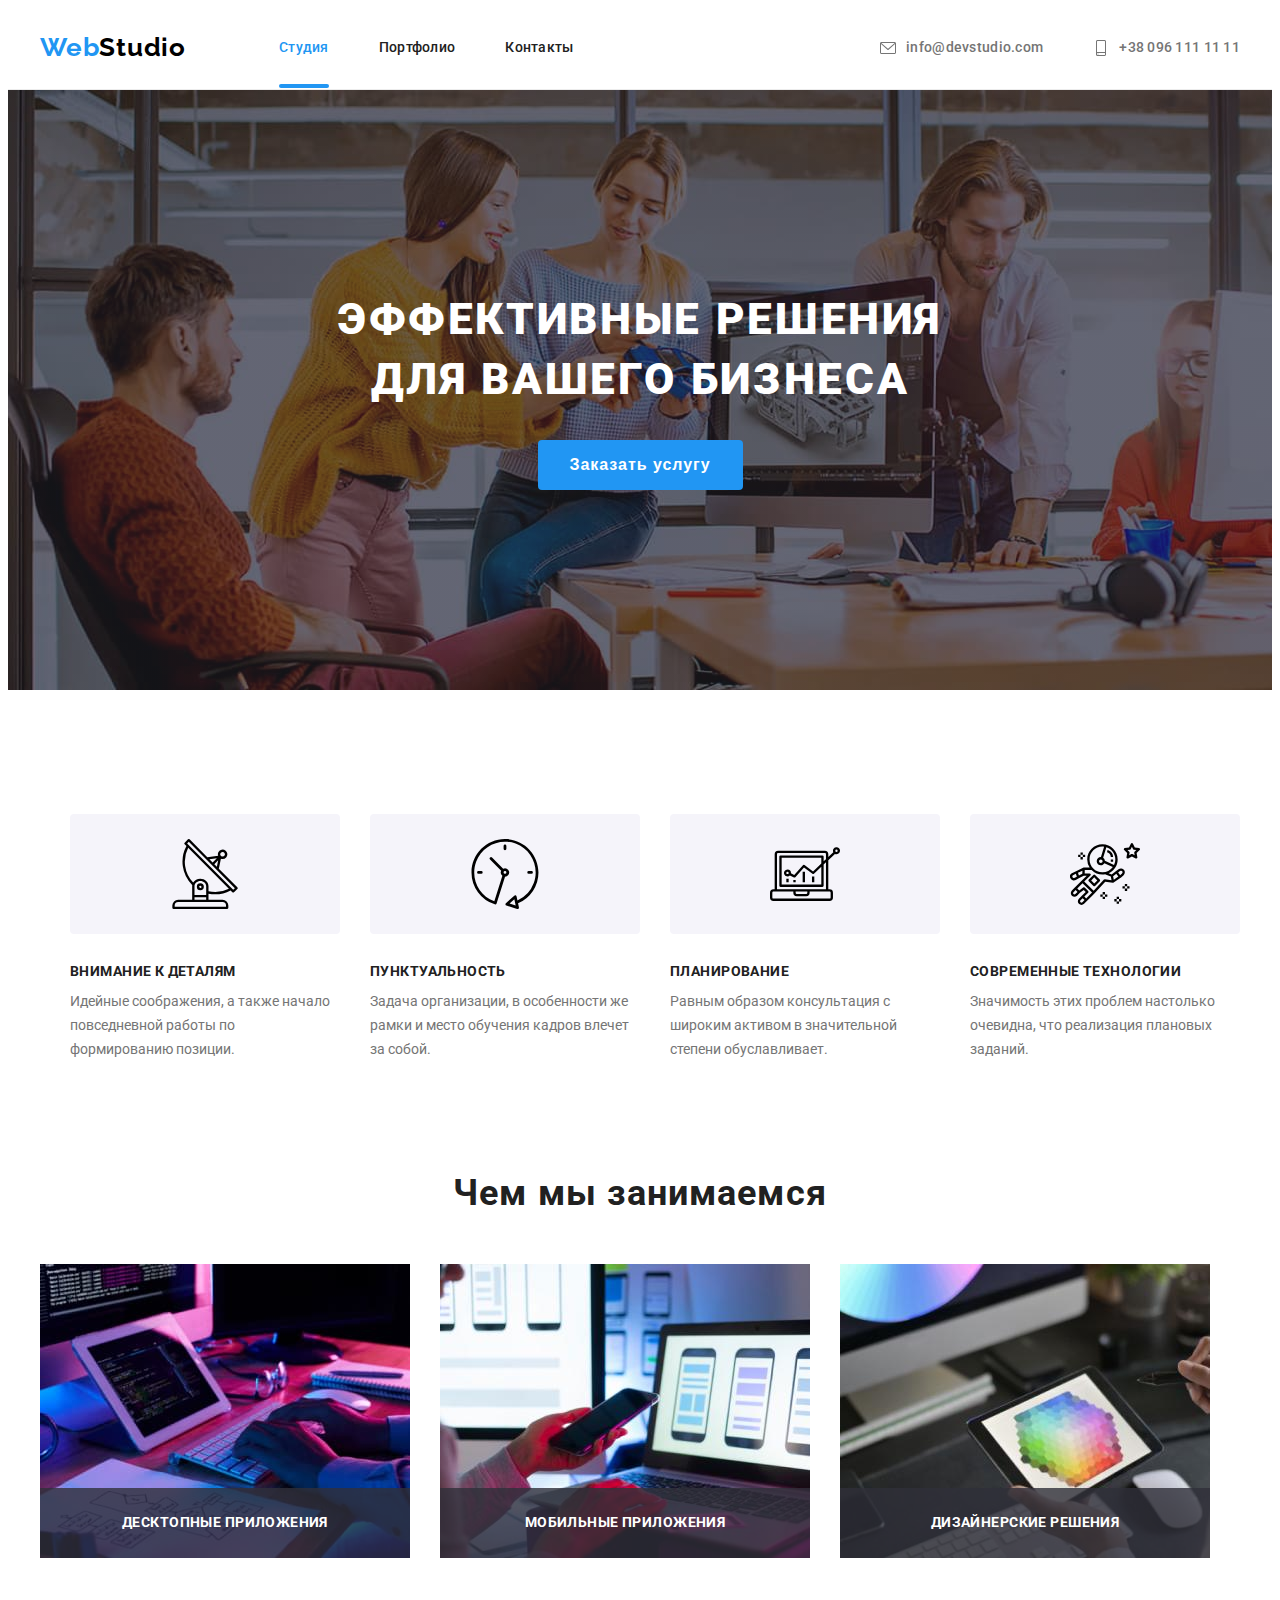
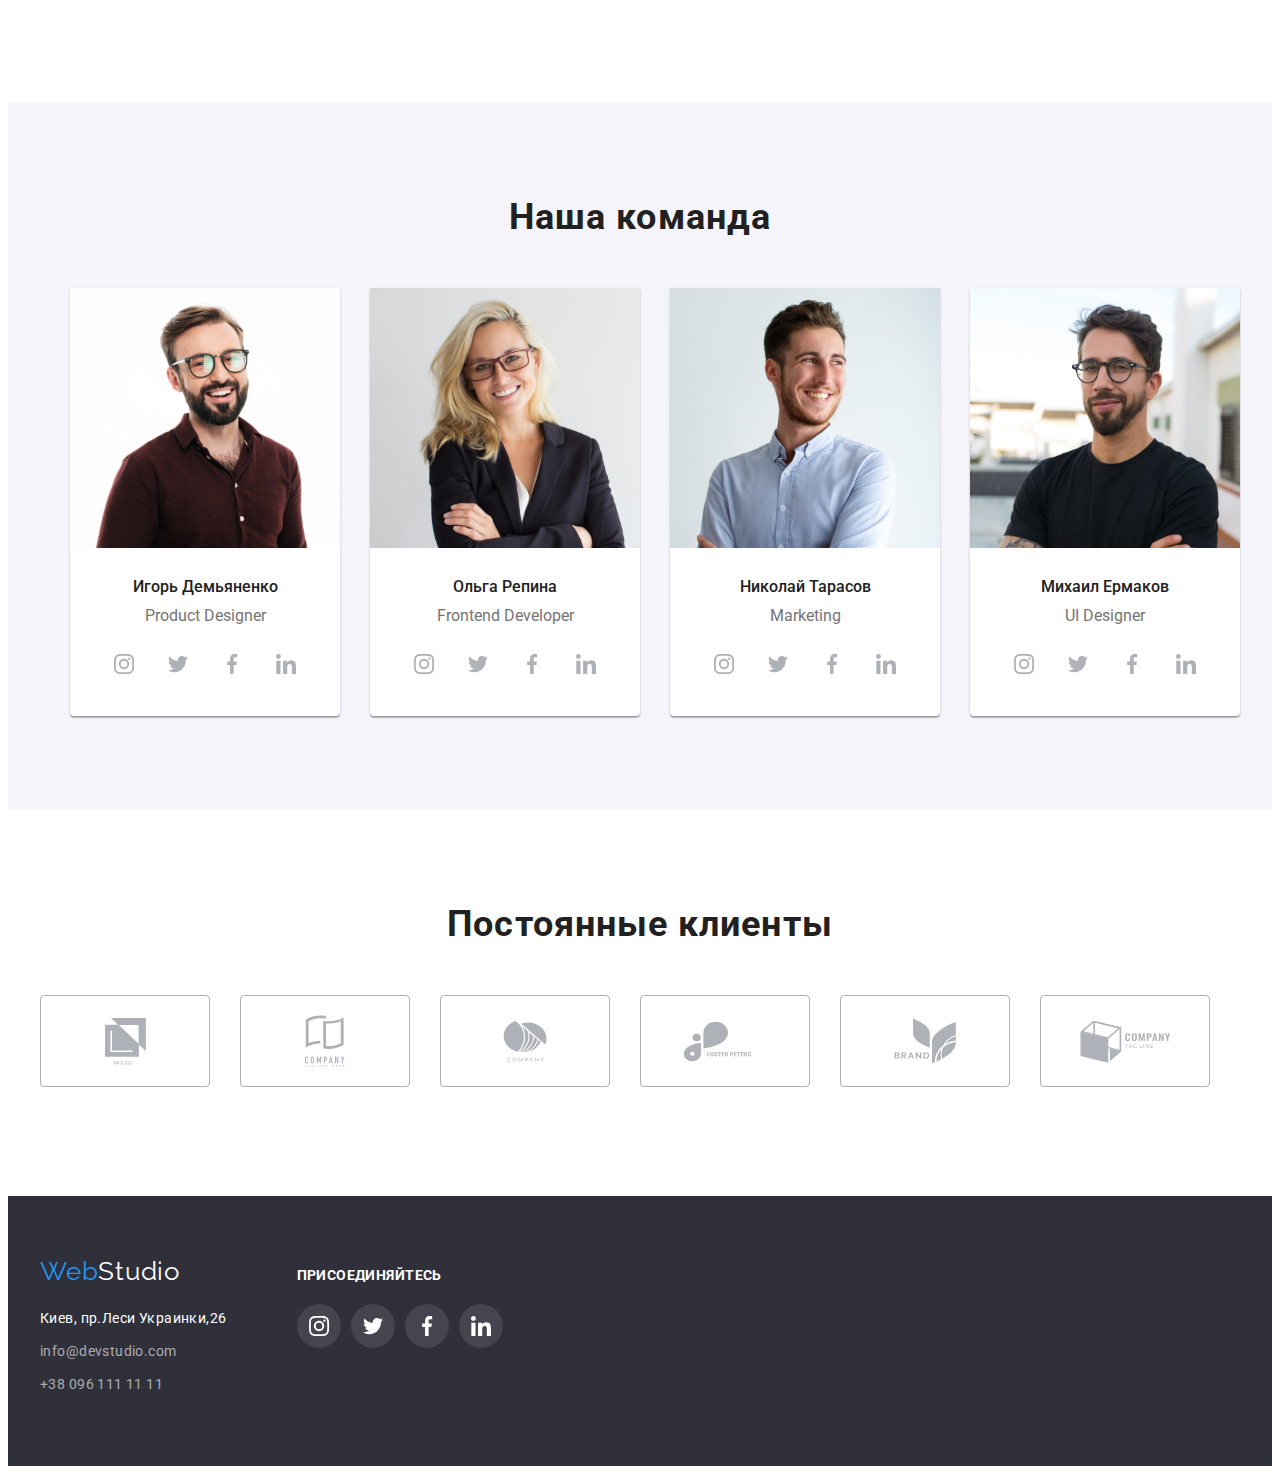
<file: index.html>
<!DOCTYPE html>
<html lang="ru">
<head>
    <meta charset="UTF-8">
    <meta http-equiv="X-UA-Compatible" content="IE=edge">
    <meta name="viewport" content="width=device-width, initial-scale=1.0">
    <link rel="preconnect" href="https://fonts.gstatic.com">
    <link href="https://fonts.googleapis.com/css2?family=Raleway:wght@700&family=Roboto:wght@400;500;700;900&display=swap" rel="stylesheet">
    <link rel="stylesheet" href="https://cdnjs.cloudflare.com/ajax/libs/modern-normalize/1.0.0/modern-normalize.min.css"
        integrity="sha512-ISS7cAi1PEhQ8jnbJpJZMd29NlhNj4AWYyLOSp2CE/CsHxTCu+r+t0D2yoJudVrd0/8fTVPUVDzY5Tvli75u/g=="
        crossorigin="anonymous" />
    <link rel="stylesheet" href="https://cdnjs.cloudflare.com/ajax/libs/animate.css/4.1.1/animate.min.css">
    <link rel="stylesheet" href="./css/styles.css">
   
    
    <title>Document</title>
    
</head>

<body>
    <!--шапка-->

    <header class="page-header">
      <div class="container"> 
          <div class="header-flex">
      <nav class="site-nav">
          <a href="./index.html" class="logo"><span class="weblogo">Web</span>Studio</a>
     <ul class="site-list">
        <li class="nav-list-item"><a href="" class="link current">Студия</a></li>
        <li class="nav-list-item"><a href="./portfolio.html" class="link">Портфолио</a></li>
         <li class="nav-list-item"><a href="#" class="link">Контакты</a></li>
     </ul> 
    </nav>

    <!--контакты-->

    <ul class="site-list-contacts">
        
        <li class="list-item">
            <li class="list-item">
                <a href="mailto:info@devstudio.com" class="contacts"><svg class="icon-envelope">
                  <use href="./images/image.svg/sprite.svg#icon-envelope">
                  </use>
              </svg>
              info@devstudio.com
          </a>
      </li>
              <li class="list-item">
                <a href="tel:+380961111111" class="contacts"><svg class="icon-smartphone">
                  <use href="./images/image.svg/sprite.svg#icon-smartphone">
                  </use>
              </svg>+38 096 111 11 11</a>
      </li>
           </ul>
          </div>
        </div>
              </header>
    
        <!--заказ услуги-->

     <main>
        <section class="hero">
                <h1>Эффективные решения <br> для вашего бизнеса</h1>
                <button type="button" class="button" data-modal-open>Заказать услугу</button>

                
                
        </section>
        
    
        <!--наши особенности-->

      <section class="section-features">
          <div class="container">
              <div class="features-flex">
                <h2 class="visually-hidden">Особенности</h2>
          <ul class="features-list"> 
                <li class="features-item">

                    <div class="icon-features">
                        <svg class="icon">
                            <use href="./images/image.svg/sprite.svg#icon-antenna">
                            </use>
                        </svg>
                    </div>

                  <h3 class="features-list title">Внимание к деталям</h3>
                  <p class="features-list text">Идейные соображения, а также начало повседневной работы по формированию позиции.</p>
              </li>

              <li class="features-item">
      
                <div class="icon-features">
                    <svg class="icon">
                        <use href="./images/image.svg/sprite.svg#icon-clock">
                        </use>
                    </svg>
                </div>

                  <h3 class="features-list title">Пунктуальность</h3>
                  <p class="features-list text">Задача организации, в особенности же рамки и место обучения кадров влечет за собой.</p>
              </li>

              <li class="features-item">

                <div class="icon-features">
                    <svg class="icon">
                        <use href="./images/image.svg/sprite.svg#icon-diagram">
                        </use>
                    </svg>
                </div>

                <h3 class="features-list title">Планирование</h3>
                <p class="features-list text">Равным образом консультация с широким активом в значительной степени обуславливает.</p>
            </li>

            <li class="features-item">
                
                <div class="icon-features">
                    <svg class="icon">
                        <use href="./images/image.svg/sprite.svg#icon-astronaut">
                        </use>
                    </svg>
                </div>

            
                <h3 class="features-list title">Современные технологии</h3>
                <p class="features-list text">Значимость этих проблем настолько очевидна, что реализация плановых заданий.</p>
            </li>
          </ul>
        </div>
        </div>
    
      </section>  

      <!--что мы делаем-->

      <section class="section-work">
          <div class="container">
              <div class="work-flex">
          <h2 class="section-title">Чем мы занимаемся</h2>
          <ul class="work-list">
              <li class="work-item"><img src="./images/what-we-do1.jpg" alt="чем мы занимаемся" width="370">
                <div class="work-description">
                    <h3 class="work-description-title">Десктопные приложения</h3>
                </div>
            </li>
              <li class="work-item"><img src="./images/what-we-do2.jpg" alt="чем мы занимаемся" width="370">
                <div class="work-description">
                    <h3 class="work-description-title">Мобильные приложения</h3>
                </div>
            </li>
              <li class="work-item"><img src="./images/what-we-do3.jpg" alt="чем мы занимаемся" width="370">
                <div class="work-description">
                    <h3 class="work-description-title">Дизайнерские решения</h3>
                </div>
            </li>
          </ul>
        </div>
    </div>
      </section>

      <!--наша команда-->

<section class="section-command">
    <div class="container">
          <h3 class="section-title">Наша команда</h3>

    <ul class="command-list">
            <li class="command-list-item"><img src="./images/proddesign.jpg" alt="Игорь Демьяненко" width="270">
    <div class="item-card">
            <h3 class="title">Игорь Демьяненко</h3>
            <p class="text" lang="en">Product Designer</p>
            <ul class="flex-social">
                <li class="icon-item-command"><a href="https://www.instagram.com/" target="_blank"
                        rel="noreferrer noopener" class="icon-link-command"><svg class="icon-command">
                            <use href="./images/image.svg/sprite.svg#icon-instagram">
                            </use>
                        </svg>
                    </a>
                </li>
                <li class="icon-item-command"><a href="https://twitter.com/" target="_blank"
                        rel="noreferrer noopener" class="icon-link-command"><svg class="icon-command">
                            <use href="./images/image.svg/sprite.svg#icon-twitter">
                            </use>
                        </svg>
                    </a>
                </li>

                <li class="icon-item-command"><a href="https://www.facebook.com/" target="_blank"
                        rel="noreferrer noopener" class="icon-link-command"><svg class="icon-command">
                            <use href="./images/image.svg/sprite.svg#icon-facebook">
                            </use>
                        </svg>
                    </a>
                </li>

                <li class="icon-item-command"> <a href="https://www.linkedin.com/" target="_blank"
                        rel="noreferre noopener" class="icon-link-command"><svg class="icon-command">
                            <use href="./images/image.svg/sprite.svg#icon-linkedin">
                            </use>
                        </svg>
                    </a>
                </li>
            </ul>
        
    </div>
</li>

    
            <li class="command-list-item"><img src="./images/frontdev.jpg" alt="Ольга Репина" width="270">
        <div class="item-card">
            <h3 class="title">Ольга Репина</h3> 
            <p class="text" lang="en">Frontend Developer</p>

            <ul class="flex-social">
                <li class="icon-item-command"><a href="https://www.instagram.com/" target="_blank"
                        rel="noreferrer noopener" class="icon-link-command"><svg class="icon-command">
                            <use href="./images/image.svg/sprite.svg#icon-instagram">
                            </use>
                        </svg>
                    </a>
                </li>
                <li class="icon-item-command"><a href="https://twitter.com/" target="_blank"
                        rel="noreferrer noopener" class="icon-link-command"><svg class="icon-command">
                            <use href="./images/image.svg/sprite.svg#icon-twitter">
                            </use>
                        </svg>
                    </a>
                </li>

                <li class="icon-item-command"><a href="https://www.facebook.com/" target="_blank"
                        rel="noreferrer noopener" class="icon-link-command"><svg class="icon-command">
                            <use href="./images/image.svg/sprite.svg#icon-facebook">
                            </use>
                        </svg>
                    </a>
                </li>

                <li class="icon-item-command"> <a href="https://www.linkedin.com/" target="_blank"
                        rel="noreferre noopener" class="icon-link-command"><svg class="icon-command">
                            <use href="./images/image.svg/sprite.svg#icon-linkedin">
                            </use>
                        </svg>
                    </a>
                </li>
            </ul>
       
        </div>
    </li>

     
            <li class="command-list-item">
                <img src="./images/marketing.jpg" alt="Николай Тарасов" width="270">
        
        <div class="item-card">
                    <h3 class="title">Николай Тарасов</h3>
                    <p class="text" lang="en">Marketing</p>

                    <ul class="flex-social">
                        <li class="icon-item-command"><a href="https://www.instagram.com/" target="_blank"
                                rel="noreferrer noopener" class="icon-link-command"><svg class="icon-command">
                                    <use href="./images/image.svg/sprite.svg#icon-instagram">
                                    </use>
                                </svg>
                            </a>
                        </li>
                        <li class="icon-item-command"><a href="https://twitter.com/" target="_blank"
                                rel="noreferrer noopener" class="icon-link-command"><svg class="icon-command">
                                    <use href="./images/image.svg/sprite.svg#icon-twitter">
                                    </use>
                                </svg>
                            </a>
                        </li>
        
                        <li class="icon-item-command"><a href="https://www.facebook.com/" target="_blank"
                                rel="noreferrer noopener" class="icon-link-command"><svg class="icon-command">
                                    <use href="./images/image.svg/sprite.svg#icon-facebook">
                                    </use>
                                </svg>
                            </a>
                        </li>
        
                        <li class="icon-item-command"> <a href="https://www.linkedin.com/" target="_blank"
                                rel="noreferre noopener" class="icon-link-command"><svg class="icon-command">
                                    <use href="./images/image.svg/sprite.svg#icon-linkedin">
                                    </use>
                                </svg>
                            </a>
                        </li>
                    </ul>
           
        </div>
    </li>         
         
            <li class="command-list-item"><img src="./images/uidesign.jpg" alt="Михаил Ермаков" width="270">
        <div class="item-card">        
            <h3 class="title">Михаил Ермаков</h3>
            <p class="text" lang="en">UI Designer</p>

            <ul class="flex-social">
                <li class="icon-item-command"><a href="https://www.instagram.com/" target="_blank"
                        rel="noreferrer noopener" class="icon-link-command"><svg class="icon-command">
                            <use href="./images/image.svg/sprite.svg#icon-instagram">
                            </use>
                        </svg>
                    </a>
                </li>

                <li class="icon-item-command"><a href="https://twitter.com/" target="_blank"
                        rel="noreferrer noopener" class="icon-link-command"><svg class="icon-command">
                            <use href="./images/image.svg/sprite.svg#icon-twitter">
                            </use>
                        </svg>
                    </a>
                </li>

                <li class="icon-item-command"><a href="https://www.facebook.com/" target="_blank"
                        rel="noreferrer noopener" class="icon-link-command"><svg class="icon-command">
                            <use href="./images/image.svg/sprite.svg#icon-facebook">
                            </use>
                        </svg>
                    </a>
                </li>

                <li class="icon-item-command"> <a href="https://www.linkedin.com/" target="_blank"
                        rel="noreferre noopener" class="icon-link-command"><svg class="icon-command">
                            <use href="./images/image.svg/sprite.svg#icon-linkedin">
                            </use>
                        </svg>
                    </a>
                </li>
            </ul> 
        </div>
    </li> 

          </ul>
        </div>
     </section>
      
     <!--клиенты-->

      <section class="section-clients">
          <div class="container">
              <h2 class="clients-title">Постоянные клиенты</h2>
              <ul class="clients-list">
                <li class="clients-item"><a href="" class="icon-clients-link">
                        <svg class="icon-clients" width="41px" height="57px">
                            <use href="./images/image.svg/sprite.svg#icon-group1">
                            </use>
                        </svg>
                    </a>
                  </li>
                  <li class="clients-item"><a href="" class="icon-clients-link">
                    <svg class="icon-clients" width="40px" height="52px">
                        <use href="./images/image.svg/sprite.svg#icon-group2">
                        </use>
                    </svg>
                </a>
            </li>
            <li class="clients-item"><a href="" class="icon-clients-link">
                    <svg class="icon-clients" width="44px" height="42px">
                        <use href="./images/image.svg/sprite.svg#icon-group3">
                        </use>
                    </svg>
                </a>
            </li>
            <li class="clients-item"><a href="" class="icon-clients-link">
                    <svg class="icon-clients" width="85px" height="41px">
                        <use href="./images/image.svg/sprite.svg#icon-group4">

                        </use>
                    </svg>
                </a>
            </li>
            <li class="clients-item"><a href="" class="icon-clients-link">
                    <svg class="icon-clients" width="63px" height="46px">
                        <use href="./images/image.svg/sprite.svg#icon-group5">
                        </use>
                    </svg></a>
            </li>
            <li class="clients-item"><a href="" class="icon-clients-link">
                    <svg class="icon-clients" width="93px" height="43px">
                        <use href="./images/image.svg/sprite.svg#icon-group6">
                        </use>
                    </svg>
                </a>
            </li>
        </ul>
    </div>
</section>
</main>
      

      <!--контакты-->

      <footer class="footer">
          <div class="container">
            <div class="footer-container">
                <div>
        <a href="./index.html" class="logo-footer"><span class="weblogo-footer">Web</span>Studio</a>
        <address class="adress">
        <ul class="adress-list">
            <li class="adress-list-item">
                <a class="link-adress" href="https://goo.gl/maps/pRNmyosQi3SvcgHM6" target="_blank" rel="noopener noreferrer">Киев, пр.Леси Украинки,26 </a> 
            <li class="adress-list-item">
                <a href="mailto:info@devstudio.com" class="contacts-info">info@devstudio.com</a>  
            </li>  
            <li class="adress-list-item">
                <a href="tel:+380961111111" class="contacts-info">+38 096 111 11 11</a>  
            </li>  
         </ul>
        </address>
    </div>
 
    

    <div class="social-section">
        <p class="social-title">присоединяйтесь</p>
        <ul class="social-footer-list">
            <li class="icon-item-footer"><a href="https://www.instagram.com/" target="_blank"
                    rel="noreferrer noopener" class="footer-link-social"><svg class="icon-footer">
                        <use href="./images/image.svg/sprite.svg#icon-instagram">
                        </use>
                    </svg>
                </a>
            </li>

            <li class="icon-item-footer"><a href="https://twitter.com/" target="_blank"
                    rel="noreferrer noopener" class="footer-link-social"><svg class="icon-footer">
                        <use href="./images/image.svg/sprite.svg#icon-twitter">
                        </use>
                    </svg>
                </a>
            </li>

            <li class="icon-item-footer"><a href="https://www.facebook.com/" target="_blank"
                    rel="noreferrer noopener" class="footer-link-social"><svg class="icon-footer">
                        <use href="./images/image.svg/sprite.svg#icon-facebook">
                        </use>
                    </svg>
                </a>
            </li>

            <li class="icon-item-footer"><a href="https://www.linkedin.com/" target="_blank"
                    rel="noreferrer noopener" class="footer-link-social"><svg class="icon-footer">
                        <use href="./images/image.svg/sprite.svg#icon-linkedin">
                        </use>
                    </svg>
                </a>
            </li>
        </ul>
    </div>
</div>
</div>

</footer>

<div class="backdrop is-hidden" data-modal>
    <div class="modal">
        <div class="modal-container">
            <button type="button" class="modal-link-close" data-modal-close>
                <svg class="modal-icon">
                    <use href="./images/image.svg/sprite.svg#icon-closeblack">
                    </use>
                    
                </svg></button>
        </div>
    </div>
</div>
<script src="./js/modal.js"></script>
</body>
</html>
</file>
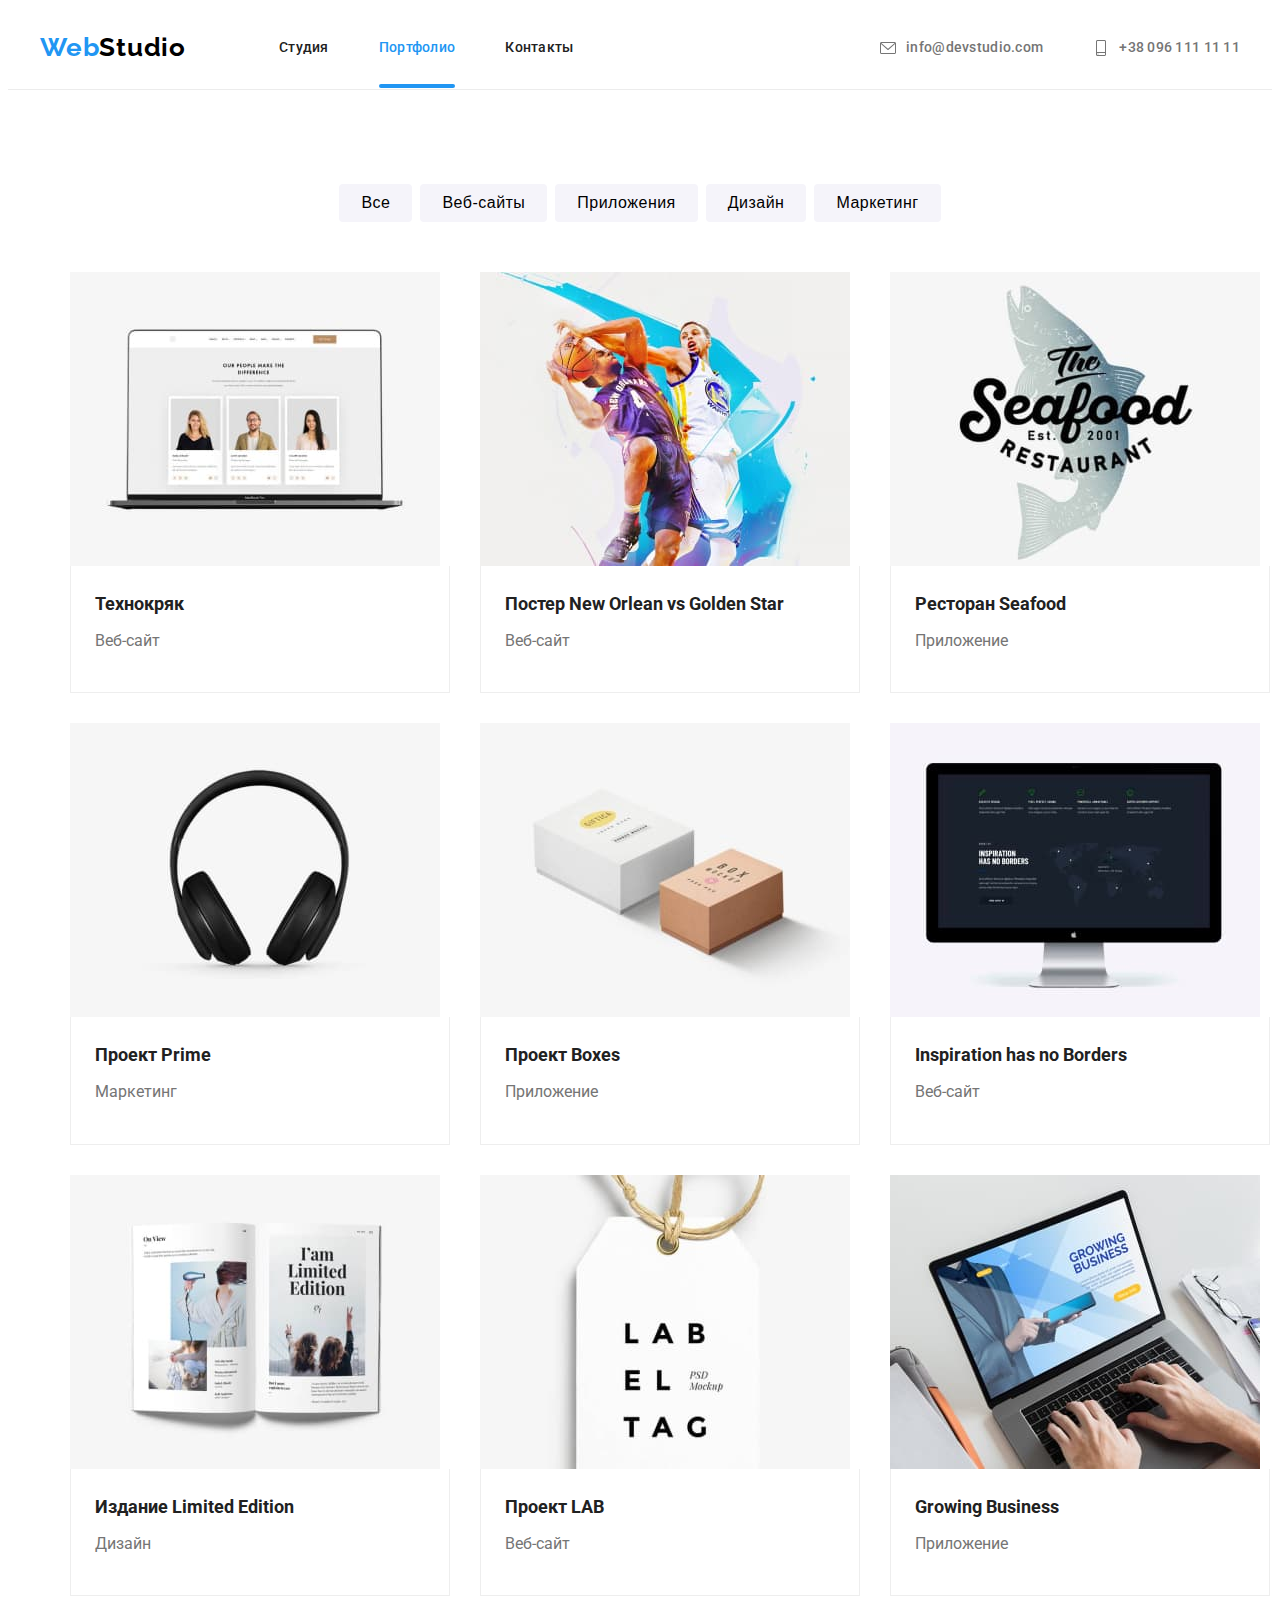
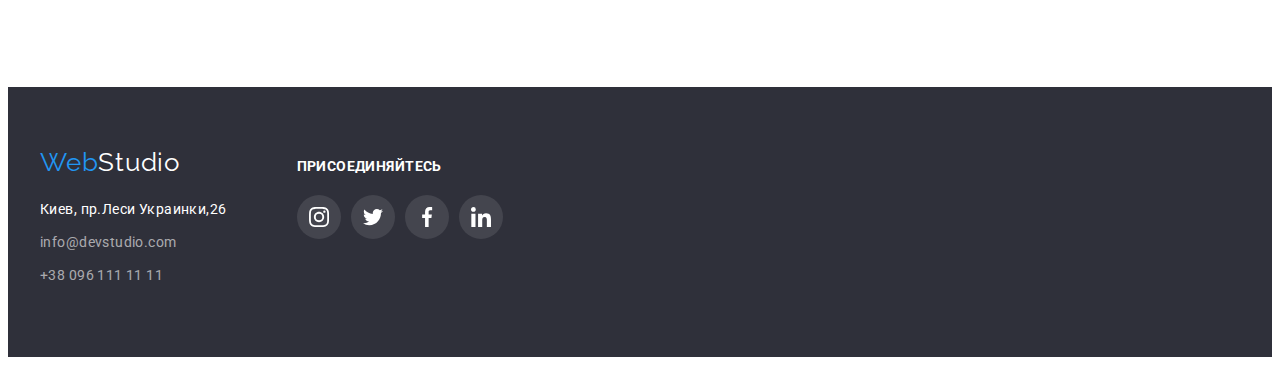
<file: portfolio.html>
<!DOCTYPE html>
<html lang="ru">
<head>
    <meta charset="UTF-8">
    <meta http-equiv="X-UA-Compatible" content="IE=edge">
    <meta name="viewport" content="width=device-width, initial-scale=1.0">
    <link rel="preconnect" href="https://fonts.gstatic.com">
    <link href="https://fonts.googleapis.com/css2?family=Raleway:wght@700&family=Roboto:wght@400;500;700;900&display=swap" rel="stylesheet">
    <link rel="stylesheet" href="https://cdnjs.cloudflare.com/ajax/libs/modern-normalize/1.0.0/modern-normalize.min.css"
        integrity="sha512-ISS7cAi1PEhQ8jnbJpJZMd29NlhNj4AWYyLOSp2CE/CsHxTCu+r+t0D2yoJudVrd0/8fTVPUVDzY5Tvli75u/g=="
        crossorigin="anonymous" />
    <link rel="stylesheet" href="./css/styles.css">
    <title>Рortfolio</title>
    
</head>
<body>

    <!--шапка-->

    <header class="page-header">
      <div class="container">
        <div class="header-flex">
        <nav class="site-nav">
            <a href="./index.html" class="logo"><span class="weblogo">Web</span>Studio</a>
       <ul class="site-list">
        <li class="nav-list-item"><a href="./index.html" class="link">Студия</a></li>
        <li class="nav-list-item"><a href="" class="link current">Портфолио</a></li>
        <li class="nav-list-item"><a href="#" class="link">Контакты</a></li>
       </ul> 
      </nav>
  
      <!--контакты-->
  
      <ul class="site-list-contacts">
        <li class="list-item">
          <a href="mailto:info@devstudio.com" class="contacts"><svg class="icon-envelope">
            <use href="./images/image.svg/sprite.svg#icon-envelope">
            </use>
        </svg>
        info@devstudio.com
    </a>
</li>
        <li class="list-item">
          <a href="tel:+380961111111" class="contacts"><svg class="icon-smartphone">
            <use href="./images/image.svg/sprite.svg#icon-smartphone">
            </use>
        </svg>+38 096 111 11 11</a>
</li>
     </ul>
    </div>
  </div>
        </header>

          <!-- main -->
          <main> 
          <section class="section-portfolio">
        <div class="container">
          
           <h1 hidden>Портфолио</h1> 

           <ul class="intro-options">
               
               <li class="intro-button-list"><button class="intro-button" type="button">Все</button></li>

               <li class="intro-button-list"><button class="intro-button" type="button">Веб-сайты</button></li>

               <li class="intro-button-list"><button class="intro-button" type="button">Приложения</button></li>

               <li class="intro-button-list"><button class="intro-button" type="button">Дизайн</button></li>

               <li class="intro-button-list"><button class="intro-button" type="button">Маркетинг</button></li>
             </ul> 
           

      <!--меню-->
      
          <!--<h2>Портфолио 2</h2>-->
          <h2 class="visually-hidden">Портфолио</h2>

        <ul class="portfolio-list"> 
            <li class="portfolio-list-item">

        <a href="" class="portfolio-link">
          <div class="img-section"><img src="./images/img-our-people-1.jpg" width="370" height="294"
            alt="Веб-сайт">
        <p class="portfolio-description">Технокряк это современная площадка распространения
            коронавируса. Компании используют эту платформу для цифрового
            шпионажа и атак на защищённые сервера конкурентов.</p>
    </div>
        
                <div class="portfolio-card">
            <h2 class="portfolio-title">Технокряк</h2>
            <p class="portfolio-explanation text">Веб-сайт</p>
        </div>
        </a>
           </li>
       
          <li class="portfolio-list-item">

          <a href="" class="portfolio-link">
            <div class="img-section">
              <img src="./images/img-basketball-2.jpg" width="370" height="294" alt="Дизайн">
              <p class="portfolio-description">Технокряк это современная площадка распространения
                  коронавируса. Компании используют эту платформу для цифрового
                  шпионажа и атак на защищённые сервера конкурентов.</p>
          </div>
        <div class="portfolio-card">
          <h2 class="portfolio-title">Постер New Orlean vs Golden Star</h2> 
          <p class="portfolio-explanation text">Веб-сайт</p>
        </div>
      </a> 
          </li>
  
          <li class="portfolio-list-item">

          <a href="" class="portfolio-link">
            <div class="img-section">
              <img src="./images/img-seafood-3.jpg" width="370" height="294" alt="Дизайн">
              <p class="portfolio-description">Технокряк это современная площадка распространения
                  коронавируса. Компании используют эту платформу для цифрового
                  шпионажа и атак на защищённые сервера конкурентов.</p>
          </div>
             
              <div class="portfolio-card">
         <h2 class="portfolio-title">Ресторан Seafood</h2> 
         <p class="portfolio-explanation text">Приложение</p>
        </div>
      </a>
         </li>

 
       <li class="portfolio-list-item">

        <a href="" class="portfolio-link">
          <div class="img-section">
            <img src="./images/img-airphones-4.jpg" width="370" height="294" alt="Дизайн">
            <p class="portfolio-description">Технокряк это современная площадка распространения
                коронавируса. Компании используют эту платформу для цифрового
                шпионажа и атак на защищённые сервера конкурентов.</p>
        </div>
          
      <div class="portfolio-card">
            <h2 class="portfolio-title">Проект Prime</h2>
            <p class="portfolio-explanation text">Маркетинг</p>
      </div>
    </a>
       </li>


     <li class="portfolio-list-item">
      <a href="" class="portfolio-link">
        <div class="img-section">
          <img src="./images/img-boxes-5.jpg" width="370" height="294" alt="Дизайн">
          <p class="portfolio-description">Технокряк это современная площадка распространения
              коронавируса. Компании используют эту платформу для цифрового
              шпионажа и атак на защищённые сервера конкурентов.</p>
      </div>
        
      <div class="portfolio-card">
            <h2 class="portfolio-title">Проект Boxes</h2>
            <p class="portfolio-explanation text">Приложение</p>
      </div>
    </a>
    </li>


     <li class="portfolio-list-item">

      <a href="" class="portfolio-link">
        <div class="img-section">
          <img src="./images/img-comp-6.jpg" width="370" height="294" alt="Дизайн">
          <p class="portfolio-description">Технокряк это современная площадка распространения
              коронавируса. Компании используют эту платформу для цифрового
              шпионажа и атак на защищённые сервера конкурентов.</p>
      </div>
        
    <div class="portfolio-card">
       <h2 class="portfolio-title">Inspiration has no Borders</h2>
       <p class="portfolio-explanation text">Веб-сайт</p>
      </div>
    </a>
      </li>

    <li class="portfolio-list-item">
      <a href="" class="portfolio-link">
        <div class="img-section">
          <img src="./images/img-magazine-7.jpg" width="370" height="294" alt="Дизайн">
          <p class="portfolio-description">Технокряк это современная площадка распространения
              коронавируса. Компании используют эту платформу для цифрового
              шпионажа и атак на защищённые сервера конкурентов.</p>
      </div>
        
           <div class="portfolio-card">
    <h2 class="portfolio-title">Издание Limited Edition</h2>
    <p class="portfolio-explanation text">Дизайн</p>
  </div>
</a>
    </li>

  <li class="portfolio-list-item">
    <a href="" class="portfolio-link">
      <div class="img-section">
        <img src="./images/img-name-8.jpg" width="370" height="294" alt="Дизайн">
        <p class="portfolio-description">Технокряк это современная площадка распространения
            коронавируса. Компании используют эту платформу для цифрового
            шпионажа и атак на защищённые сервера конкурентов.</p>
    </div>
      
      <div class="portfolio-card">
    <h2 class="portfolio-title">Проект LAB</h2>
    <p class="portfolio-explanation text">Веб-сайт</p>
</div>
</a>
  </li>

<li class="portfolio-list-item">
  <a href="" class="portfolio-link">
    <div class="img-section">
      <img src="./images/img-laptop-9.jpg" width="370" height="294" alt="Дизайн">
      <p class="portfolio-description">Технокряк это современная площадка распространения
          коронавируса. Компании используют эту платформу для цифрового
          шпионажа и атак на защищённые сервера конкурентов.</p>
  </div>
    
<div class="portfolio-card">
<h2 class="portfolio-title">Growing Business</h2>
<p class="portfolio-explanation text">Приложение</p>
</div>
</a>
</li>
</ul>
</div>
</section>
</main>
 <!--контакты-->

 <footer class="footer">
  <div class="container">
     <div class="footer-container">
      <div>
         <a href="./index.html" class="logo-footer"><span class="weblogo-footer">Web</span>Studio</a>
    <address class="adress">
    <ul class="adress-list">
        <li class="adress-list-item">
            <a class="link-adress" href="https://goo.gl/maps/pRNmyosQi3SvcgHM6" target="_blank" rel="noopener noreferrer">Киев, пр.Леси Украинки,26</a> 
        <li class="adress-list-item">
            <a href="mailto:info@devstudio.com" class="contacts-info">info@devstudio.com</a>  
        </li>  
        <li class="adress-list-item">
            <a href="tel:+380961111111" class="contacts-info">+38 096 111 11 11</a>  
        </li>  
     </ul>
    </address>
  </div>
  
  <div class="social-section">
    <p class="social-title">присоединяйтесь</p>
    <ul class="social-footer-list">
        <li class="icon-item-footer"><a href="https://www.instagram.com/" target="_blank"
                rel="noreferrer noopener" class="footer-link-social"><svg class="icon-footer">
                    <use href="./images/image.svg/sprite.svg#icon-instagram">
                    </use>
                </svg>
            </a>
        </li>

        <li class="icon-item-footer"><a href="https://twitter.com/" target="_blank"
                rel="noreferrer noopener" class="footer-link-social"><svg class="icon-footer">
                    <use href="./images/image.svg/sprite.svg#icon-twitter">
                    </use>
                </svg>
              </a>
        </li>

        <li class="icon-item-footer"><a href="https://www.facebook.com/" target="_blank"
                rel="noreferrer noopener" class="footer-link-social"><svg class="icon-footer">
                    <use href="./images/image.svg/sprite.svg#icon-facebook">
                    </use>
                </svg>
              </a>
        </li>

        <li class="icon-item-footer"><a href="https://www.linkedin.com/" target="_blank"
                rel="noreferrer noopener" class="footer-link-social"><svg class="icon-footer">
                    <use href="./images/image.svg/sprite.svg#icon-linkedin">
                    </use>
                </svg>
              </a>
        </li>
    </ul>
</div>
</div>
  </div>
</footer>
          
    
</body>
</html>
</file>
<file: css/styles.css>
:root{
    --main-text-color:#757575; 
    --background-button-hero:#2196F3;
    --primary-white-color:#FFFFFF;
    --logo-black-color:#000000;
    --logo-blue-color:#2196F3;
    --title-black-color:#212121;
    --accent-text-color:#2196F3;
    --banner-color-background:#2F303A;
    --background-filters-color:#F5F4FA;
    --color-rgb-footer:rgba(255, 255, 255, 0.6);
    --backgroud-card-border:#EEEEEE;
    --icon-social-color:#AFB1B8;
    --color-box-shadow: 0px 4px 4px rgba(0, 0, 0, 0.15);
    --color-header-bottom:#ECECEC;
    --cubic-bezier:cubic-bezier(0.4, 0, 0.2, 1);
    --time-function:250ms;
}

body{
    font-family: Roboto, sans-serif ;
  }

  h1, h2, h3, h4, h5, h6, p{
      margin-top: 0;
      margin-bottom: 0;
  }

ul, ol{
    margin-top: 0;
    margin-bottom: 0;
    padding-left: 0;
    list-style: none;
}
 img{
     display: block;
     max-width: 100%;
     height: auto;
 }

 a{
     text-decoration: none;
 }
 


 /* ====== VISUALLY HIDDEN ====== */

 .visually-hidden{
     position: absolute;
     width: 1px;
     height: 1px;
     margin: -1px;
     border: 0;
     padding: 0;
     white-space:nowrap;
     clip-path: inset(100%); 
     clip: rect(0 0 0 0);
     overflow: hidden;
 }

 /* ====== ALL SECTION ====== */
.feautures-flex,
.feautures-list,
.work-list,
.header-flex,
.portfolio-list{
    display: flex;
    align-items: center;
}


 /* ====== HEADER ====== */

 .page-header{
    border-bottom: 1px solid var(--color-header-bottom);
}

.container{
    width: 1200px;
    padding-left: 15px;
    padding-right: 15px;
    margin: 0 auto;
}

 .site-nav{
     display: flex;
 }

.site-list{
    display: flex;
    align-items: center;
    margin-left: 93px;
}

.nav-list-item{
    margin-right: 50px;
}

.nav-list-item:last-child{
   margin-right: 0;
  }
  

.logo {
display: flex;
align-items: center;
text-decoration: none;   
font-family: Raleway;
font-weight: bold;
font-size: 26px;
line-height: 1.19;
letter-spacing: 0.03em;
color: var(--logo-black-color);
padding-top: 24px;
padding-bottom: 26px;

}

.weblogo {
   color: var(--logo-blue-color);
   font-size: 26px;
   line-height: 1.19;
   
}

.nav-list-item .link.current{
   color: var(--accent-text-color)
   
}

.site-list-contacts{
   display: flex;
   align-items: center;
   margin-left: auto;
}

.icon-smartphone,
.icon-envelope{
    width: 16px;
    height: 16px;
    margin-right: 10px;
    fill: currentColor;
    transition: fill 250ms cubic-bezier(0.4, 0, 0.2, 1);
}


.nav-list-item .link,
.list-item .contacts,
.current{

   display: flex;
   align-items: center;
   color: var(--title-black-color);
   position: relative;
   font-weight: 500;
   font-size: 14px;
   line-height: 1.14;
   letter-spacing: 0.02em;
   text-decoration: none;
   padding-top: 32px;
   padding-bottom: 32px;
   transition: color 250ms cubic-bezier(0.4, 0, 0.2, 1);

}

.current::after{
    position: absolute;
    display: block;
    content: "";
    width: 100%;
    height: 4px;
    bottom: 0;
    background: #2196F3;
    border-radius: 2px;

}

.nav-list-item .link:hover,
.nav-list-item .link:focus,
.link:hover::after,
.link:focus::after{
   color: var(--accent-text-color);
  
}

.nav-list-item .link.current{
   color: var(--accent-text-color);
   transition: color 250ms cubic-bezier(0.4, 0, 0.2, 1);
}

.list-item .contacts{
   display: flex;
   justify-content: center;
   align-items: center;
   color:var(--main-text-color);
   text-decoration: none;
   transition: color 250ms cubic-bezier(0.4, 0, 0.2, 1);
}


.list-item{
   display: flex;
   align-items: center;
   margin-left: auto;
}

.site-list-contacts .list-item{
   margin-right: 50px;
} 

.list-item:last-child{
   margin-right: 0;
}


.list-item .contacts:hover,
.list-item .contacts:focus,
.icon-envelope:hover,
.icon-smartphone:hover,
.icon-envelope:focus,
.icon-smartphone:focus{ 
    color: var(--accent-text-color); 
    fill: var(--accent-text-color);
    
}



 /* ====== SECTION ORDER====== */

.hero {
    background: var(--banner-color-background);
    text-align:center;
    height:600px;
    padding-top:200px;
    padding-bottom: 200px;
    box-sizing: border-box;
    background-image: linear-gradient(rgba(47, 48, 58, 0.4),
     rgba(47, 48, 58, 0.4)), url("../images/hero.jpg");
    background-repeat: no-repeat;
    background-size: cover;
}

.hero h1 {
    color:var(--primary-white-color);
    font-family: Roboto;
    font-style: normal;
    font-weight: 900;
    font-size: 44px;
    line-height: 1.36;
    letter-spacing: 0.06em;
    text-transform: uppercase;
    margin-bottom: 30px;
    margin-top: 0;

}


.button{
    min-width: 200px;
    height: 50px;
    font-size: 16px;
    line-height: 1.88;
    text-decoration: none;
    cursor: pointer;
    font-weight: bold;
    border: none;
    background: var(--background-button-hero);
    color: var(--primary-white-color);
    padding: 10px 32px;
    border-radius: 4px;
    text-align: center;
    letter-spacing: 00.06em;
    transition: background-color var(--time-function) var(--cubic-bezier), box-shadow var(--time-function) var(--cubic-bezier);
}

.button:hover,
.button:focus{
    background-color: var(--background-button-hero);
    box-shadow:var(--color-box-shadow);
    background: rgb(33, 150, 243, 0.8);
    box-shadow: 0px 4px 4px rgba(0, 0, 0, 0.15);
    border-radius: 4px;
}

/* ======PORTFOLIO MAIN SECTION 1====== */

.intro-button{
    min-width: 73px;
    text-decoration: none;
    height: 38px;
    cursor: pointer;
    font-weight: 500;
    font-size: 16px;
    line-height: 1.62;
    color: var(--logo-black-color);
    padding: 6px 22px;
    background: var(--background-filters-color);
    list-style:none ;
    letter-spacing: 0.03em;
    border-radius: 4px;
    border: var(--accent-logo-color);
    text-align: center;
    transition: box-shadow 250ms cubic-bezier(0.4, 0, 0.2, 1), background-color 250ms cubic-bezier(0.4, 0, 0.2, 1), color 250ms cubic-bezier(0.4, 0, 0.2, 1);


}


.intro-button-list:not(:last-child){
    margin-right: 8px;
}


 
.intro-options{
    display: flex;
    justify-content: center;
    margin-top: 0;
    margin-bottom: 50px;
}

.intro-button:hover,
.intro-button:focus{
    background-color: var(--background-button-hero);
    box-shadow:var(--color-box-shadow);
    color:var(--primary-white-color);
    background: var(--accent-text-color);
/* shadow-middle */
    box-shadow: 0px 3px 1px rgba(0, 0, 0, 0.1), 0px 1px 2px rgba(0, 0, 0, 0.08), 0px 2px 2px rgba(0, 0, 0, 0.12);


    
}

/* ======SECTION Feautures====== */

.section-features{
    padding-top: 94px;
    padding-bottom: 94px;
    font-size: 36px;
    line-height: 1.16;
    background-color: var(--primary-white-color);
    
    }

    .features-list{
        display: flex;
        padding-bottom: 0;
        margin-top: 0;
        margin-left: 0;
    }
    
    .features-item{
        width: 270px;
        width: calc((100% - 120px) / 4);
        margin-top: 30px;
        margin-left: 30px;
        
    }
    
    .features-list .title{
        color: var(--title-black-color);
        font-weight: 700;
        font-size: 14px;
        line-height: 1.14;
        letter-spacing: 0.03em;
        text-transform: uppercase;
        margin-top: 0;
        margin-bottom: 10px;
    
    }
    
    .features-list .text{
        color: var(--main-text-color);
        font-weight: 400;
        font-size: 14px;
        line-height: 1.71;
        text-align: left;
        
    }  
    
    .icon-features{
        display: flex;
        justify-content: center;
        align-items:center;
        width: 270px;
        height: 120px;
        background: #F5F4FA;
        border-radius: 4px;
        margin-bottom: 30px;
    }

    .icon{
        width: 70px;
        height: 70px;
    }

/* ====== SECTION COMMAND====== */

.section-work{
    padding-bottom: 94px;
    
}
 
.work-item:nth-child(-n + 2){
    margin-left: 0;
    margin-right: 30px;
 }

.section-work, .section-title{
    margin-top: 0;
    margin-bottom: 50px;
    padding-top: 0;
    color: var(--title-black-color);
    font-size: 36px;
    line-height: 1.16;
    text-align: center;
}


.work-item{
    position: relative;
    width: 370px;
    
}

.work-description{
    display: flex;
    align-items: center;
    justify-content: center;
    position: absolute;
    bottom: 0;
    width: 100%;
    height: 70px;
    margin:0;
    background: rgba(47, 48, 58, 0.8);

}

.work-description-title{
    font-size: 14px;
    line-height: 1.14;
    text-align: center;
    letter-spacing: 0.03em;
    text-transform: uppercase;
    color: var(--primary-white-color);

}


/* ====== SECTION COMMAND====== */

.section-command{
     min-width: 1200px;
     display: flex;
     align-items: center;
     padding-bottom: 94px; 
     padding-top: 94px;  
     background-color: var(--background-filters-color);
     
}
.section-title{
    font-weight: 700;
    margin-bottom: 50px;
    font-style: normal;
    font-weight: bold;
    font-size: 36px;
    line-height: 1.17;
    text-align: center;
    letter-spacing: 0.03em;
    color: var(--title-black-color);
}

.command-list{
    display: flex;
    align-items: center;
    margin-left: 0;
    margin-top: -30px;
}

.command-list-item{
    flex-basis: calc((100% - 120px) / 4);
    margin-top: 30px;
    margin-left: 30px;
    background-color: var(--primary-white-color);
    box-shadow: 0px 1px 3px rgba(0, 0, 0, 0.12), 0px 1px 1px rgba(0, 0, 0, 0.14), 0px 2px 1px rgba(0, 0, 0, 0.2);
    border-radius: 0px 0px 4px 4px;
 }

.item-card{
    padding: 30px 32px;
    
}

.title{
    margin-bottom: 10px;
    color: var(--title-black-color);
    font-weight: 500;
    font-size: 16px;
    line-height: 1.18;
    text-align: center;
 }

.text{
    margin-bottom: 16px;
    color: var(--main-text-color);
    font-weight: 400;
    font-size: 16px;
    line-height: 1.18;
    text-align: center;
   
}

.flex-social{
    display: flex;
    justify-content: space-between;

}

.icon-link-command{
    display: flex;
    justify-content: center;
    align-items:center; 
    border-radius: 50%;
    width: 44px;
    height: 44px;
    color: var(--icon-social-color);
    transition: background-color var(--time-function) var(--cubic-bezier);
}


.icon-item-command:last-child{
    margin-right: 0;
}

.icon-command{
    display: flex;
    align-items:center;
    width: 20px;
    height: 20px;
    fill: currentColor;
    transition: fill 250ms cubic-bezier(0.4, 0, 0.2, 1);
}

.icon-link-command:hover,
.icon-link-command:focus{
    background-color: var(--logo-blue-color);
}

.icon-link-command:hover .icon-command,
.icon-link-command:focus .icon-command{
    fill: var(--primary-white-color);
}



/* ===== 2= SECTION PORTFOLIO CARD====== */


.section-portfolio{
    min-width: 1200px;
    padding-top: 94px;
    padding-bottom: 91px;
}

.portfolio-list{
    list-style: none;
    display: flex;
    flex-wrap: wrap;
    margin-right: -30px;
    margin-top: -30px;
}

.portfolio-list-item{
    flex-basis: calc((100% - 90px) / 3);
    margin-left: 30px;
    margin-top: 30px;
    
}

.portfolio-card{
    border-bottom: 1px solid var(--backgroud-card-border);
    border-right: 1px solid var(--backgroud-card-border);
    border-left: 1px solid var(--backgroud-card-border);
    box-sizing: border-box;
    padding: 20px 24px;
    

}  

.portfolio-title{
    color: var(--title-black-color);
    font-weight: 700;
    font-size: 18px;
    line-height: 2;
    margin-bottom: 4px;
   
}


.portfolio-explanation.text{
    color: var(--main-text-color);
    font-weight: 400;
    font-size: 16px;
    line-height: 1.9;
    text-align: left;
  
}

.img-section{
    display: block;
    position: relative;
    overflow: hidden;
    
} 

.portfolio-link{
    display: block;
    padding-top: 0;
    position: relative;
   
}

.portfolio-description{
    display: block;
    position: absolute;
    width: 100%;
    height: 100%;
    padding-top: 63px ;
    padding-left: 23px;
    padding-right: 23px;
    font-size: 18px;
    line-height: 1.56;
    letter-spacing: 0.03em;
    background: rgba(33, 150, 243, 0.9);
    color: var(--primary-white-color);
    transform: translateY(100%);
    transition: transform 250ms cubic-bezier(0.4, 0, 0.2, 1);
    
}


.portfolio-link:hover,
.portfolio-link:focus{
    box-shadow: 0px 1px 1px rgba(0, 0, 0, 0.12), 0px 4px 4px rgba(0, 0, 0, 0.06), 1px 4px 6px rgba(0, 0, 0, 0.16);
}

.portfolio-link:hover .portfolio-description,
.portfolio-link:focus .portfolio-description{

    transform: translateY(-100%);

}


/* ===== CLIENTS====== */

.section-clients{
    padding-top: 94px;
    padding-bottom: 109px;
    
    }
    
    .clients-title{
    font-size: 36px;
    line-height: 1.16;
    text-align: center;
    letter-spacing: 0.03em;
    color: var(--title-black-color);
    margin-bottom: 50px;
    }
    
    .clients-list{
        display: flex;
        align-items: center;
    }  
    
    .clients-item{
        display: flex;
        margin-right: 30px;
    
    } 
    
    .clients-item:last-child{
        margin-right: 0;
    }
    
    .icon-clients-link{
        display: flex;
        justify-content: center;
        align-items: center;
        width: 170px;
        height: 92px;
        border: 1px solid var(--icon-social-color);
        box-sizing: border-box;
        border-radius: 4px;
        transition: border var(--time-function) var(--cubic-bezier);
        
    }
    
    .icon-clients{
        fill: var(--icon-social-color);
        transition: fill 250ms cubic-bezier(0.4, 0, 0.2, 1);
    
    }
    
    .icon-clients-link:hover,
    .icon-clients-link:focus{
        border: 1px solid var(--accent-text-color);
    }
    
    .icon-clients-link:hover .icon-clients,
    .icon-clients-link:focus .icon-clients{
        fill: var(--accent-text-color);
        
    }


/* ===== FOOTER====== */

.address {
    font-style: normal;
    
}

.footer{
    display: flex;
    background-color: var(--banner-color-background);
    padding-bottom: 60px;
    padding-top: 60px;
  
} 

.footer-container{
    display: flex;
    align-items: baseline;

}
.footer-list:last-child{
    margin-bottom: 0;
    
}

.logo-footer {
    display: block;
    margin-top: 0;
    margin-bottom: 20px;
    color: var(--primary-white-color);
    font-family: Raleway;
    font-weight: normal;
    font-size: 26px;
    line-height: 1.19;
    letter-spacing: 0.03em;
    text-decoration: none;
    
}

.weblogo-footer{
    color:var(--logo-blue-color);
    
 } 

 .adress-list-item, .link-adress, .contacts-info {
    font-family: Roboto;
    font-style: normal;
    font-weight: normal;
    font-size: 14px;
    line-height: 1.71;
    letter-spacing: 0.03em;
    color: var(--primary-white-color);
    margin-bottom: 9px;
    margin-top: 0;
    
 }

 .link-adress {
    color: var(--primary-white-color);
 }

 .contacts-info {
     color: rgba(255, 255, 255, 0.6);
   } 

 .footer-list .contacts-info{
     color: var(--color-rgb-footer);
     transition: color 250ms cubic-bezier(0.4, 0, 0.2, 1);   
 }

 .contacts-info:hover,
 .contacts-info:focus{
     color: var(--accent-text-color)

 } 
 
 .social-section{
    width: 205px;
    margin-left: 70px;
    align-items: baseline;
  
}

.social-title{
    text-transform: uppercase;
    margin-bottom: 20px;
    font-weight: 700;
    font-size: 14px;
    line-height: 1.14;
    letter-spacing: 0.03em;
    color: var(--primary-white-color);
  
}

.social-footer-list{
    display: flex;
    align-items: center;
        
}

.icon-footer{
    display: flex;
    align-items:center;
    width: 20px;
    height: 20px;
    fill: currentColor;
}

.icon-item-footer .icon-footer{
    fill: var(--primary-white-color);
}

.footer-link-social:hover,
.footer-link-social:focus{
    background-color:var(--logo-blue-color); 
}

.footer-link-social{
    display: flex;
    justify-content: center;
    align-items:center; 
    border-radius: 50%;
    width: 44px;
    height: 44px;
    background: rgba(255, 255, 255, 0.1);
    transition: background-color var(--time-function) var(--cubic-bezier);
}
.icon-item-footer{
    display: flex;
    align-items: center;
    margin-right: 10px;
}
.icon-item-footer:last-child{
    margin-right: 0;
}


/*====== MODAL BACKDROP ======*/

.backdrop{
    position: fixed;
    top: 0;
    left: 0;
    width: 100%;
    height: 100%;
    background: rgba(0, 0, 0, 0.2);
    opacity: 1;
    transition: opacity var(--time-function) var(--cubic-bezier);
}

.backdrop.is-hidden {
    opacity: 0;
    visibility: hidden;
    pointer-events: none;

}

.modal{
    position: absolute;
    display: block;
    width: 528px;
    height: 581px;
    top: 50%;
    left: 50%;
    transform: translate(-50%, -50%);
    background: #FFFFFF;
    box-shadow: 0px 1px 3px rgba(0, 0, 0, 0.12), 0px 1px 1px rgba(0, 0, 0, 0.14), 0px 2px 1px rgba(0, 0, 0, 0.2);
    border-radius: 4px;
}

.modal-link-close{
    position: absolute;
    display: flex;
    justify-content: center;
    align-items: center;
    border-radius: 50%;
    padding: 0;
    top: 8px;
    right: 8px;
    width: 30px;
    height: 30px;
    background: #FFFFFF;
    border: 1px solid rgba(0, 0, 0, 0.1);
    box-sizing: border-box;
    cursor: pointer;
    
} 

.modal-icon{
    width: 18px;
    height: 18px;
    transition: fill var(--time-function) var(--cubic-bezier);
}

.modal-icon:hover,
.modal-icon:hover{
    fill: #2196F3;
}
</file>
